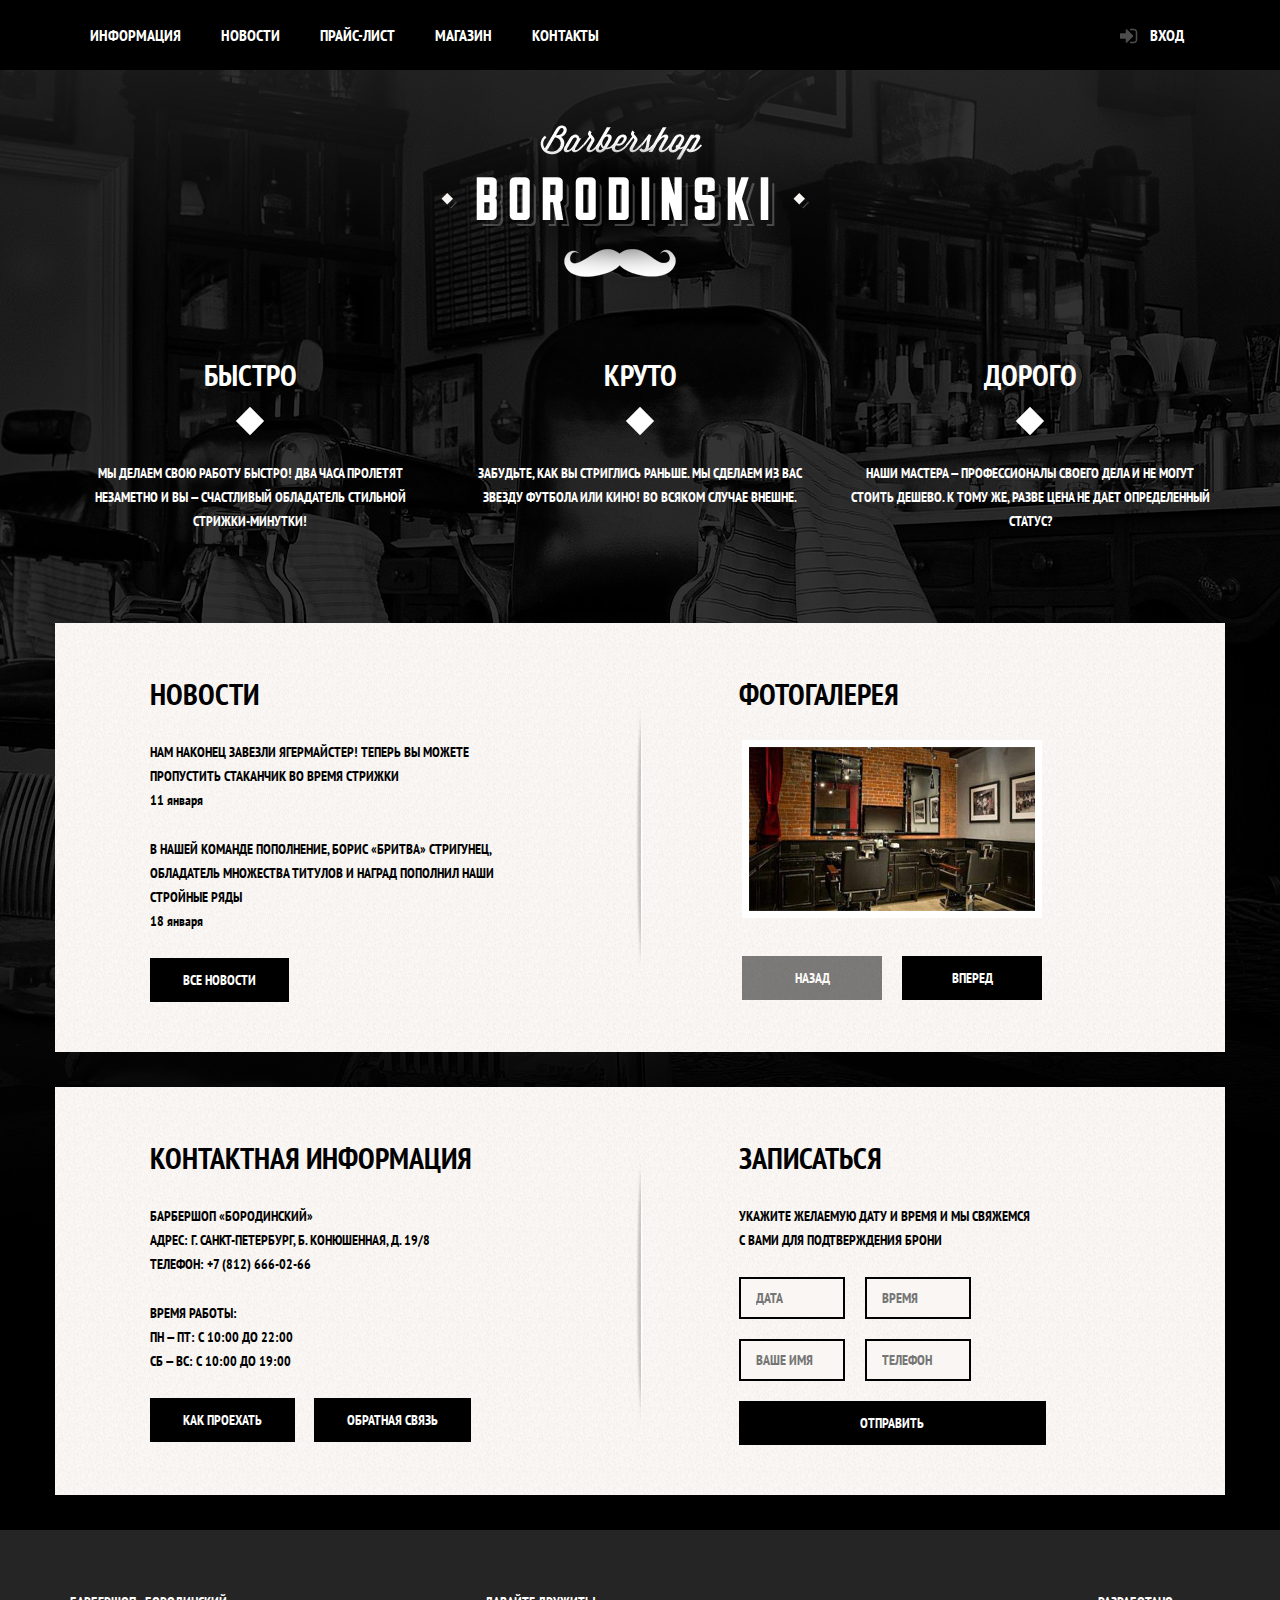
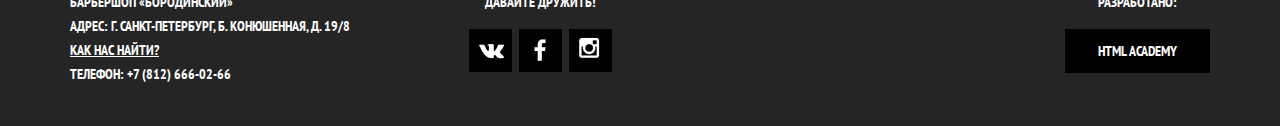
<file: index.html>
<!DOCTYPE html>
<html class="no-js" lang="ru">
<head>
	<meta charset="UTF-8">
    <title>Барбершоп «Бородинский»"</title>
    <meta name="viewport" content="width=device-width, initial-scale=1">
    <link rel="stylesheet" href="https://fonts.googleapis.com/css?family=PT+Sans+Narrow:400,700&amp;subset=latin,cyrillic">
    <link rel="stylesheet" href="css/bootstrap.css">
	<link rel="stylesheet" href="css/normalize.css">
	<link rel="stylesheet" href="css/style.css">
    <link rel="stylesheet" href="css/media.css">
</head>
<body>
<header class="header-top">
    <div class="container clearfix">
        <div class="row">
            <nav class="main-nav col-md-10 col-lg-10 col-sm-10 col-xs-10">
            <button class="index-nav-icon hidden-md hidden-lg">
			  <span></span>
                </button>
                <ul class="main-nav-items">
                    <li>
                        <a href="#">Информация</a>
                    </li>
                    <li>
                        <a href="#">Новости</a>
                    </li>
                    <li>
                        <a href="price.html">Прайс-лист</a>
                    </li>
                    <li>
                        <a href="catalog.html">Магазин</a>
                    </li>
                    <li>
                        <a href="#">Контакты</a>
                    </li>
                </ul>
            </nav>
            <div class="user-block col-md-2 col-lg-2 col-sm-2 col-xs-2">
                <a href="#" class="login">Вход</a>
            </div>
        </div>
        </div>
</header>
	<main>
        <div class="container clearfix">
			<div class="index-logo row col-md-12 col-lg-12  col-sm-12">
			<img src="img/BORODINSKI%20Logo.png" width="368" height="204" alt="Барбершоп «Бородинский»">
			</div>
			<section class="features row">
				<div class="features-item col-md-4 col-sm-4 col-xs-12">
					 <b class="features-name">Быстро</b>
          <p>Мы делаем свою работу быстро! Два часа пролетят незаметно и вы — счастливый обладатель стильной стрижки-минутки!</p>
				</div>
				<div class="features-item col-md-4 col-sm-4 col-xs-12">
					<b class="features-name">Круто</b>
					 <p>Забудьте, как вы стриглись раньше. Мы сделаем из вас звезду футбола или кино! Во всяком случае внешне.</p>
				</div>
				
				<div class="features-item col-md-4 col-sm-4 col-xs-12 ">
					<b class="features-name">Дорого</b>
          <p>Наши мастера — профессионалы своего дела и не могут стоить дешево. К тому же, разве цена не дает определенный статус?</p>
				</div>
			</section>	
		<div class="index-content clearfix row">
			<div class="index-content-left col-md-5 col-sm-5 col-xs-12">
               <h2 class="index-content-title">Новости</h2>
               <ul class="news-preview">
               	<li>
               	  <p>Нам наконец завезли Ягермайстер! Теперь вы можете пропустить стаканчик во время стрижки</p>
                  <time datetime="2016-01-11">11 января</time>
                </li>
               	<li>
               		<p>В нашей команде пополнение, Борис «Бритва» Стригунец, обладатель множества титулов и наград пополнил наши стройные ряды</p>
                  <time datetime="2016-01-18">18 января</time>
                </li>
               </ul>
               <a class="btn" href="#">Все новости</a>
        </div>
          <div class="index-content-right col-md-4 col-md-offset-2 col-sm-4 col-sm-offset-2 col-xs-12">
             <h2 class="index-content-title">Фотогалерея</h2>
           <div class="gallery">
          	<figure class="gallery-content">
              <a href=""><img src="img/Layer%2021.jpg" width="286" height="164" alt=""></a>
              <a href=""><img src="img/Layer%2021.jpg" width="286" height="164" alt=""></a>
              <a href=""><img src="img/Layer%2021.jpg" width="286" height="164" alt=""></a>
              <a href=""><img src="img/Layer%2021.jpg" width="286" height="164" alt=""></a>
            </figure>
          </div>
         </div>
        </div>
        <div class="index-content clearfix row">
        <div class="index-content-left col-md-5 col-sm-5 col-xs-12">
          <h2 class="index-content-title">Контактная информация</h2>
          <p>
            Барбершоп «Бородинский»<br>
            Адрес: г. Санкт-Петербург, Б. Конюшенная, д. 19/8<br>
            Телефон: +7 (812) 666-02-66
          </p>
          <p>
            Время работы:<br>
            пн — пт: с 10:00 до 22:00<br>
            сб — вс: с 10:00 до 19:00
          </p>
          <a class="btn btn-contacts js-open-map" href="#">Как проехать</a>
          <a class="btn" href="#">Обратная связь</a>
        </div>
        <div class="index-content-right col-md-4 col-md-offset-2 col-sm-4 col-sm-offset-2 col-xs-12">
          <h2 class="index-content-title">Записаться</h2>
                <p class="notice">Укажите желаемую дату и время и мы свяжемся с вами для подтверждения брони</p>
                <form class="appointment-form" action="https://echo.htmlacademy.ru" method="post">
            <input type="text" name="date" value="" placeholder="Дата" required>
            <input type="text" name="time" value="" placeholder="Время" required>
            <input type="text" name="name" value="" placeholder="Ваше имя" required>
            <input type="tel" name="phone" value="" placeholder="Телефон" required>
            <button class="btn" type="submit">Отправить</button>
          </form>
        </div>
      </div>
     </div>
	</main>
	<footer class="main-footer">
        <div class="container clearfix">
			<section class="footer-contacts">
              Барбершоп «Бородинский»<br>
              Адрес: г. Санкт-Петербург, Б. Конюшенная, д. 19/8<br>
              <a href="#">Как нас найти?</a><br>
              Телефон: +7 (812) 666-02-66
            </section>
            <section class="footer-social">
                <p>Давайте дружить!</p>
                <a class="social-btn social-btn-vk" href="#">Вконтакте</a>
                <a class="social-btn social-btn-fb" href="#">Фейсбук</a>
                <a class="social-btn social-btn-inst" href="#">Инстаграм</a>
            </section>
            <section class="footer-copyright">
              <p>Разработано:</p>
               <a class="btn" href="https://htmlacademy.ru">HTML Academy</a>
            </section>
      </div>
	</footer>
	<div class="modal-content hidden-xs">
	    <button class="modal-content-close">Закрыть</button>
	    <h2 class="modal-content-title">Личный кабинет</h2>
      <p>Введите свой логин и пароль.</p>
      <form class="login-form" action="https://echo.htmlacademy.ru" method="post">
        <input class="icon-user" type="text" name="login" placeholder="Логин">
        <input class="icon-password" type="password"  name="password" placeholder="Пароль">
         <label class="login-checkbox">
          <input type="checkbox" name="remember">
          <span class="checkbox-indicator"></span>
          Запомните меня
        </label>
        <a class="restore" href="#">Я забыл пароль!</a>
        <button class="btn" type="submit">Войти</button>
        </form>
	</div>
	<div class="modal-content-map hidden-xs">
      <button class="modal-content-close" type="button" title="Закрыть">Закрыть</button>
      <iframe src="https://www.google.com/maps/embed?pb=!1m18!1m12!1m3!1d1998.6037999040354!2d30.322010416394033!3d59.938716271971415!2m3!1f0!2f0!3f0!3m2!1i1024!2i768!4f13.1!3m3!1m2!1s0x4696310fca5ba729%3A0xea9c53d4493c879f!2sBolshaya+Konyushennaya+ul.%2C+19%2C+Sankt-Peterburg%2C+Russia%2C+191186!5e0!3m2!1sen!2s!4v1441888483426" width="766" height="561" frameborder="0" style="border:0" allowfullscreen></iframe>
    </div>
    <div class="modal-overlay hidden-xs">
        
    </div>
	<script>
        var html = document.documentElement;
      html.className = html.className.replace("no-js","js");
    </script>
    <script>
      var gallery = document.querySelector(".gallery");
        
      gallery.classList.add("gallery-live");
        
        var buttons = 
        '<button class="btn gallery-prev" type="button">Назад</button>' +
        '<button class="btn gallery-next" type="button">Вперед</button>';
        
      gallery.innerHTML = gallery.innerHTML + buttons;
        
        var prev = document.querySelector(".gallery-prev");
      prev.setAttribute('disabled', 'disabled');
    </script>
        <script>
      var link = document.querySelector(".login");

      var popup = document.querySelector(".modal-content");
      var close = popup.querySelector(".modal-content-close");

      var form = popup.querySelector("form");
      var login = popup.querySelector("[name=login]");
      var password = popup.querySelector("[name=password]");

      var storage = localStorage.getItem("login");
      var overlay = document.querySelector(".modal-overlay");

      link.addEventListener("click", function(event) {
        event.preventDefault();
        popup.classList.add("modal-content-show");
        overlay.classList.add("modal-overlay-show");

        if (storage) {
          login.value = storage;
          password.focus();
        } else {
          login.focus();
        }

      });

      close.addEventListener("click", function(event) {
        event.preventDefault();
        popup.classList.remove("modal-content-show");
        overlay.classList.remove("modal-overlay-show");
      });

      form.addEventListener("submit", function(event) {
        if (!login.value || !password.value) {
          event.preventDefault();
          console.log("Нужно ввести логин и пароль"); 
        } else {
          localStorage.setItem("login", login.value);
        }
      });

      window.addEventListener("keydown", function(event) {
        if (event.keyCode === 27) {
          if (popup.classList.contains("modal-content-show")) {
            popup.classList.remove("modal-content-show");
          }
        }
      });
            
    var mapOpen = document.querySelector(".js-open-map");
    var mapPopup = document.querySelector(".modal-content-map");
    var mapClose = mapPopup.querySelector(".modal-content-close");
            
            mapOpen.addEventListener("click", function(event){
                event.preventDefault();
                mapPopup.classList.add("modal-content-show");
                overlay.classList.add("modal-overlay-show");
            });
            mapClose.addEventListener("click", function(event){
                event.preventDefault();
                mapPopup.classList.remove("modal-content-show");
                overlay.classList.remove("modal-overlay-show");
            });
            window.addEventListener("keydown", function(event){
                if (event.keyCode === 27) {
                    if (mapPopup.classList.contains("modal-content-show")){
                        mapPopup.classList.remove("modal-content-show");
                    }
                }
            });
    </script>
    <script src="js/jquery-3.2.0.js"></script>
    <script src="js/common.js"></script>
    
</body>
</html>
</file>
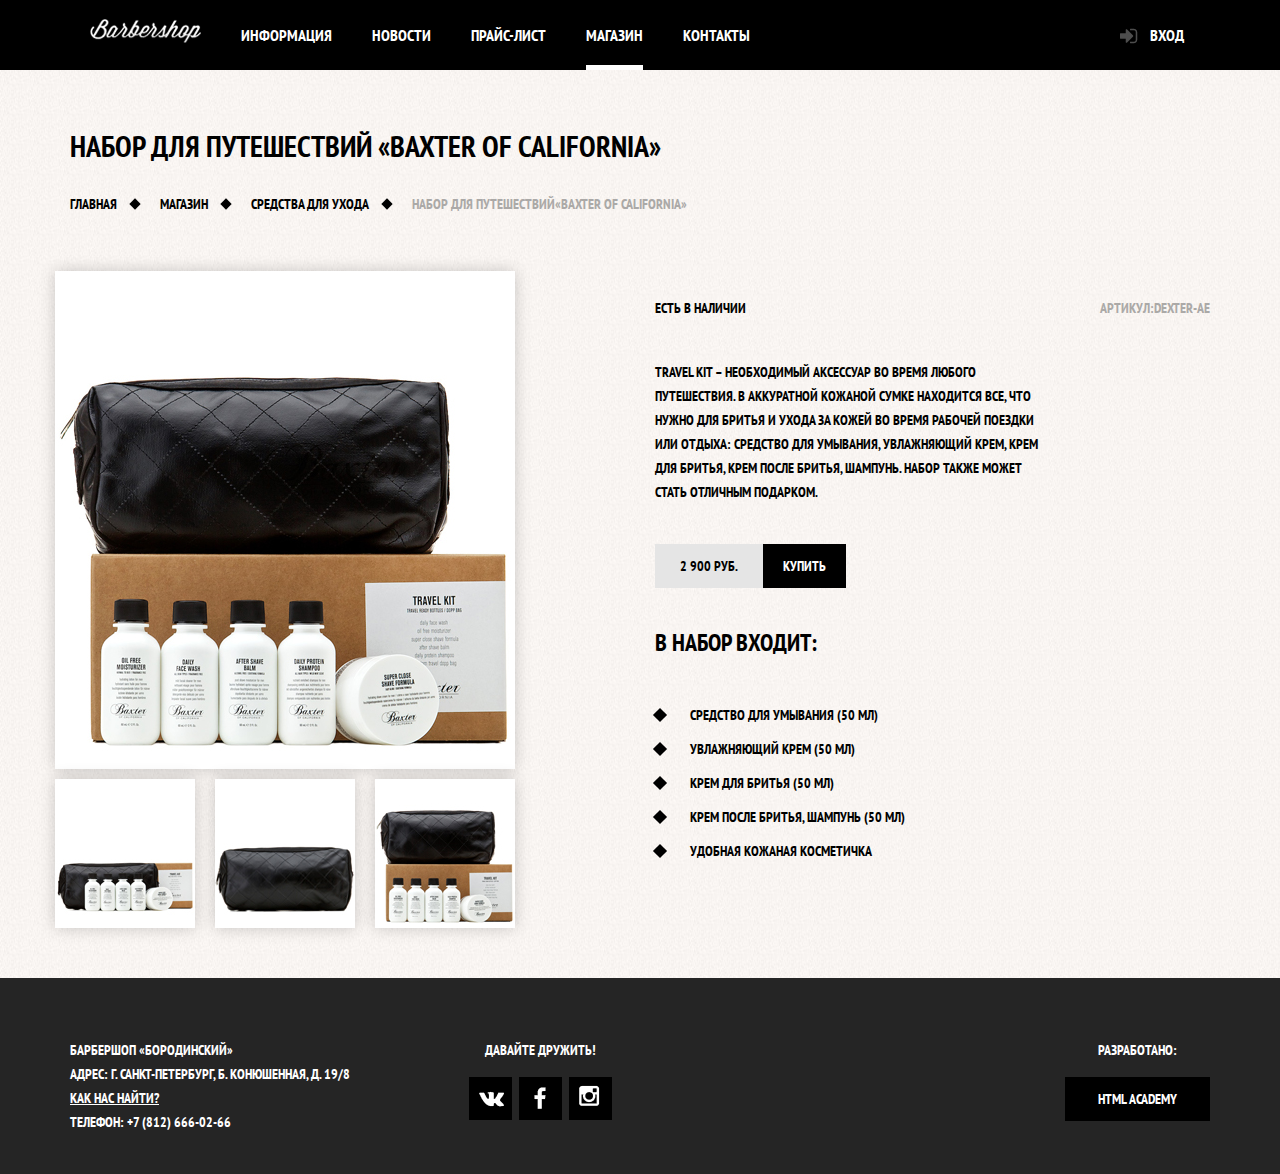
<file: catalog-item.html>
<!DOCTYPE html>
<html lang="ru">
<head>
	<meta charset="UTF-8">
    <title>Барбершоп «Бородинский»"</title>
    <meta name="viewport" content="width=device-width, initial-scale=1">
    <link rel="stylesheet" href="https://fonts.googleapis.com/css?family=PT+Sans+Narrow:400,700&amp;subset=latin,cyrillic">
    <link rel="stylesheet" href="css/bootstrap.css">
	<link rel="stylesheet" href="css/normalize.css">
	<link rel="stylesheet" href="css/style.css">
    <link rel="stylesheet" href="css/media.css">
</head>
<body class="inner-page">
<header class="header-top">
    <div class="container clearfix">
        <div class="row">
            <nav class="main-nav col-md-10 col-lg-10 col-sm-10 col-xs-10">
                <button class="main-nav-icon hidden-md hidden-lg">
			  <span></span>
                </button>
                <ul class="main-nav-items">
                    <li>
                        <a class="logo-inner" href="index.html">
                            <img src="img/Logo.png" width="111" height="24" alt="Барбершоп «Бородинский»">
                        </a>
                    </li>
                    <li>
                        <a href="#">Информация</a>
                    </li>
                    <li>
                        <a href="#">Новости</a>
                    </li>
                    <li>
                        <a href="price.html">Прайс-лист</a>
                    </li>
                    <li class="active">
                        <a href="catalog.html">Магазин</a>
                    </li>
                    <li>
                        <a href="#">Контакты</a>
                    </li>
                </ul>
            </nav>
            <div class="user-block col-md-2 col-lg-2 col-sm-2 col-xs-2">
                <a href="#" class="login">Вход</a>
            </div>
        </div>
    </div>
</header>
	<main class="main-catalog-page">
	  <div class="container clearfix">
	  <div class="row">
	   <div class="inner-title col-md-12 col-lg-12 col-sm-12 col-xs-12">
		<h1>Набор для путешествий «Baxter of California»</h1>
    		<ul class="breadcrumbs">
    			<li><a href="index.html">Главная</a></li>
    			<li><a href="#">Магазин</a></li>
    			<li><a href="#">Средства для ухода</a></li>
    			<li class="current"><a>Набор для путешествий«BAXTER OF CALIFORNIA»</a></li>
    		</ul>
      </div>
      </div>
       <div class="row">
        <div class="item-img-container col-md-5 col-lg-5 col-sm-12 col-xs-12">
        <div class="item-img">
        <img src="img/Layer%2047%20copy.jpg" alt="" width="460" height="498">
        <img src="img/Layer%2045.jpg" alt="" width="140" height="149">
        <img src="img/Layer%2046.jpg" alt="" width="140" height="149">
        <img src="img/Layer%2047.jpg" alt="" width="140" height="149">
        </div>
        </div>
        <div class="item-info col-md-6 col-md-offset-1 col-lg-6 col-lg-offset-1 col-sm-12 col-xs-12">
            <div class="item-stat clearfix">
        	<b class="item-status">Есть в наличии</b>
        	<b class="item-code">Артикул:Dexter-ae</b>
        	</div>
        	<p class="item-review">Travel Kit – необходимый аксессуар во время любого путешествия. В аккуратной кожаной сумке находится все, что нужно для бритья и ухода за кожей во время рабочей поездки или отдыха: средство для умывания, увлажняющий крем, крем для бритья, крем после бритья, шампунь. Набор также может стать отличным подарком.</p>
        	<div class="item-price">
        			    <span>2 900 руб.</span>
        				<a href="#" class="btn">Купить</a>
        	</div>
            <h2 class="catalog-title">В набор входит:</h2>
            <ul class="item-in-box">
            	<li>Средство для умывания (50 мл)</li>
            	<li>Увлажняющий крем (50 мл)</li>
            	<li>Крем для бритья (50 мл)</li>
            	<li>Крем после бритья, шампунь (50 мл)</li>
            	<li>Удобная кожаная косметичка</li>
            </ul>
        </div>
        </div>
        </div>
	</main>
	 <footer class="main-footer">
		<div class="container clearfix">
			<section class="footer-contacts">
              Барбершоп «Бородинский»<br>
              Адрес: г. Санкт-Петербург, Б. Конюшенная, д. 19/8<br>
              <a href="#">Как нас найти?</a><br>
              Телефон: +7 (812) 666-02-66
            </section>
            <section class="footer-social">
                <p>Давайте дружить!</p>
                <a class="social-btn social-btn-vk" href="#">Вконтакте</a>
                <a class="social-btn social-btn-fb" href="#">Фейсбук</a>
                <a class="social-btn social-btn-inst" href="#">Инстаграм</a>
            </section>
            <section class="footer-copyright">
              <p>Разработано:</p>
               <a class="btn" href="https://htmlacademy.ru">HTML Academy</a>
            </section>
		</div>
	</footer>
  <div class="modal-content hidden-xs">
	    <button class="modal-content-close">Закрыть</button>
	    <h2 class="modal-content-title">Личный кабинет</h2>
      <p>Введите свой логин и пароль.</p>
      <form class="login-form" action="https://echo.htmlacademy.ru" method="post">
        <input class="icon-user" type="text" name="login" placeholder="Логин">
        <input class="icon-password" type="password"  name="password" placeholder="Пароль">
         <label class="login-checkbox">
          <input type="checkbox" name="remember">
          <span class="checkbox-indicator"></span>
          Запомните меня
        </label>
        <a class="restore" href="#">Я забыл пароль!</a>
        <button class="btn" type="submit">Войти</button>
        </form>
	</div>
           <div class="modal-overlay hidden-xs">
        
    </div>
        <script>
      var link = document.querySelector(".login");

      var popup = document.querySelector(".modal-content");
      var close = popup.querySelector(".modal-content-close");

      var form = popup.querySelector("form");
      var login = popup.querySelector("[name=login]");
      var password = popup.querySelector("[name=password]");

      var storage = localStorage.getItem("login");
      var overlay = document.querySelector(".modal-overlay");

      link.addEventListener("click", function(event) {
        event.preventDefault();
        popup.classList.add("modal-content-show");
        overlay.classList.add("modal-overlay-show");

        if (storage) {
          login.value = storage;
          password.focus();
        } else {
          login.focus();
        }

      });

      close.addEventListener("click", function(event) {
        event.preventDefault();
        popup.classList.remove("modal-content-show");
        overlay.classList.remove("modal-overlay-show");
      });

      form.addEventListener("submit", function(event) {
        if (!login.value || !password.value) {
          event.preventDefault();
          console.log("Нужно ввести логин и пароль"); 
        } else {
          localStorage.setItem("login", login.value);
        }
      });

      window.addEventListener("keydown", function(event) {
        if (event.keyCode === 27) {
          if (popup.classList.contains("modal-content-show")) {
            popup.classList.remove("modal-content-show");
          }
        }
      });
    </script>
    <script src="js/jquery-3.2.0.js"></script>
    <script src="js/common.js"></script>
</body>
</html>
</file>
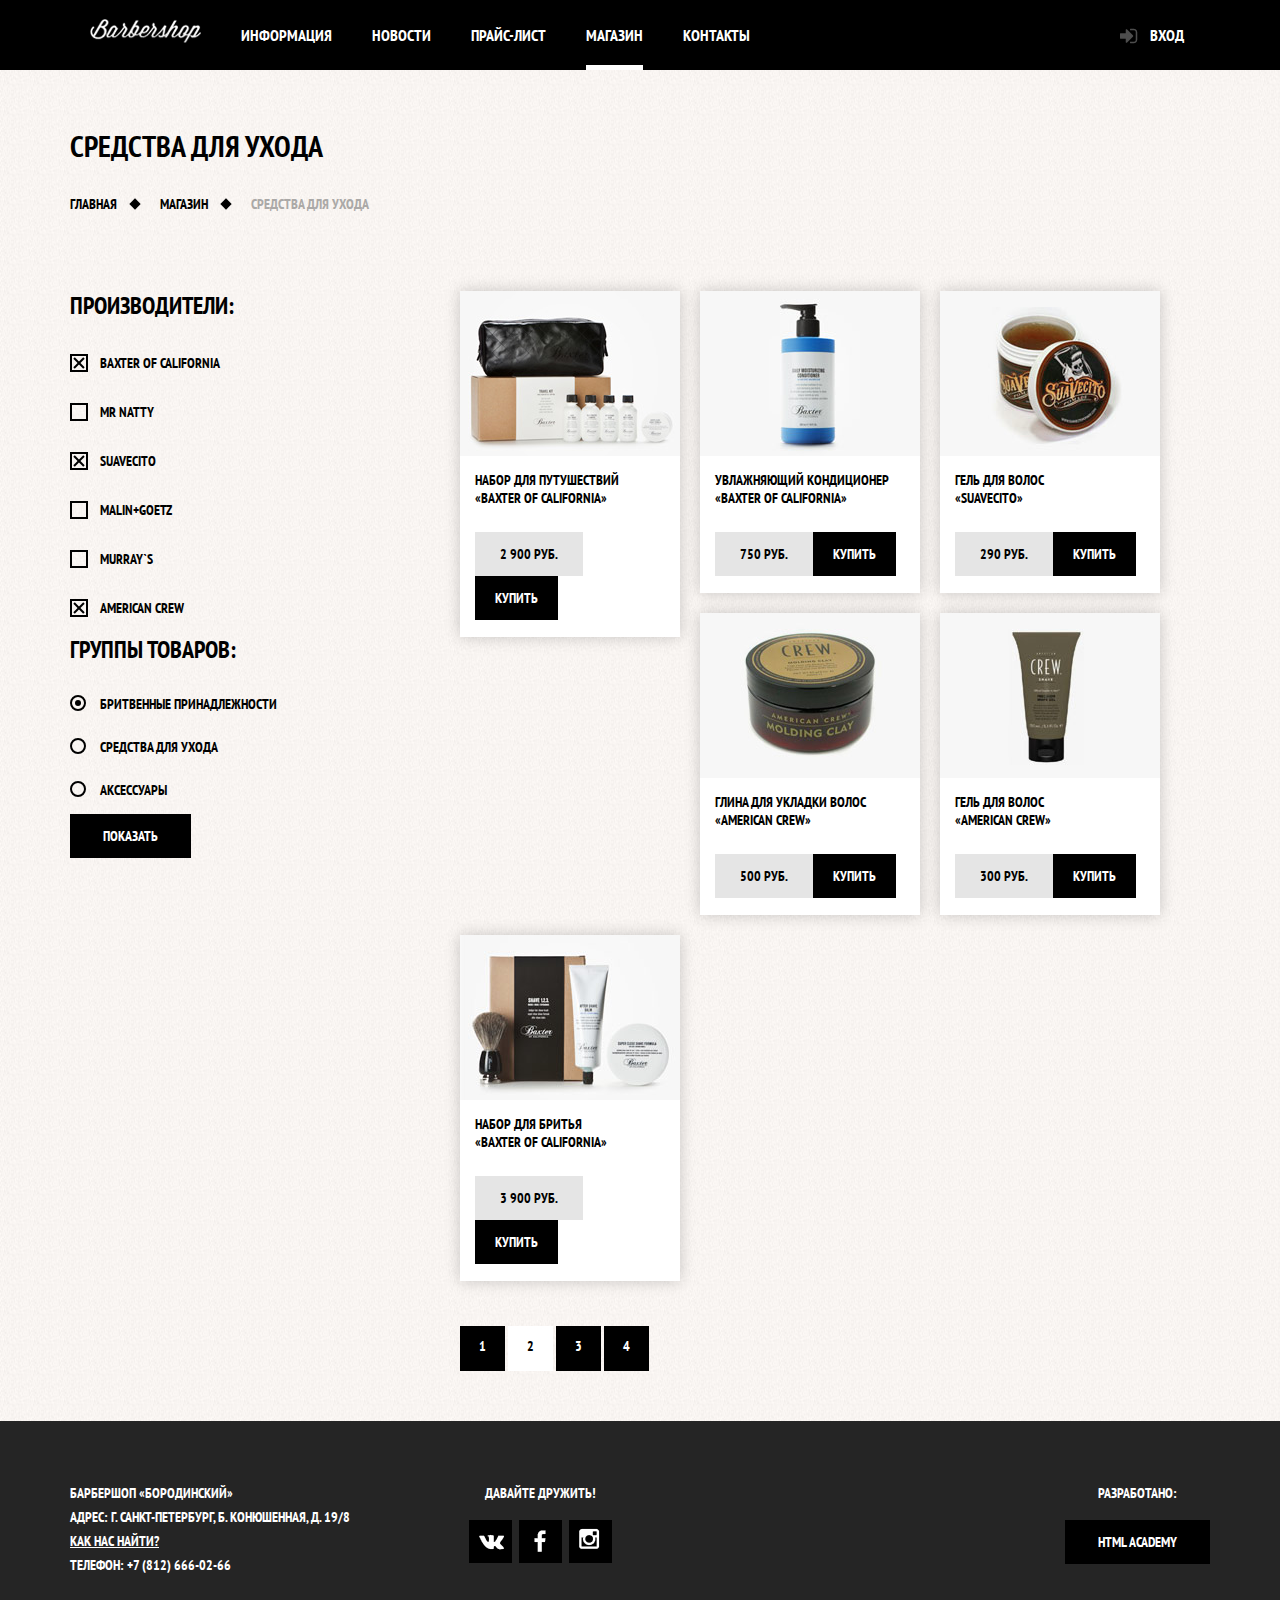
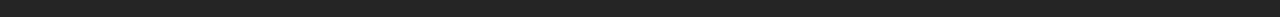
<file: catalog.html>
<!DOCTYPE html>
<html lang="ru">
<head>
	<meta charset="UTF-8">
    <title>Барбершоп «Бородинский»"</title>
    <meta name="viewport" content="width=device-width, initial-scale=1">
    <link rel="stylesheet" href="https://fonts.googleapis.com/css?family=PT+Sans+Narrow:400,700&amp;subset=latin,cyrillic">
    <link rel="stylesheet" href="css/bootstrap.css">
	<link rel="stylesheet" href="css/normalize.css">
	<link rel="stylesheet" href="css/style.css">
    <link rel="stylesheet" href="css/media.css">
</head>
<body class="inner-page">
<header class="header-top">
    <div class="container clearfix">
        <div class="row">
            <nav class="main-nav col-md-10 col-lg-10 col-sm-10 col-xs-10">
                <button class="main-nav-icon hidden-md hidden-lg">
			  <span></span>
                </button>
                <ul class="main-nav-items">
                    <li>
                        <a class="logo-inner" href="index.html">
                            <img src="img/Logo.png" width="111" height="24" alt="Барбершоп «Бородинский»">
                        </a>
                    </li>
                    <li>
                        <a href="#">Информация</a>
                    </li>
                    <li>
                        <a href="#">Новости</a>
                    </li>
                    <li>
                        <a href="price.html">Прайс-лист</a>
                    </li>
                    <li class="active">
                        <a>Магазин</a>
                    </li>
                    <li>
                        <a href="#">Контакты</a>
                    </li>
                </ul>
            </nav>
            <div class="user-block col-md-2 col-lg-2 col-sm-2 col-xs-2">
                <a href="#" class="login">Вход</a>
            </div>
        </div>
    </div>
</header>
    <main class="main-catalog-page">
         <div class="container catalog">
         <div class="row">
         <div class="inner-title col-md-12 col-lg-12 col-sm-12 col-xs-12">
    	  <h1>Средства для ухода</h1>
    		<ul class="breadcrumbs">
    			<li><a href="index.html">Главная</a></li>
    			<li><a href="#">Магазин</a></li>
    			<li class="current"><a>Средства для ухода</a></li>
    		</ul>
           </div>
           </div>
        <div class="catalog">
           <div class="row">
            <div class="catalog-left col-lg-4 col-md-4 col-sm-12 col-xs-12">
        	<form  class="catalog-form" action="#" method="get">
              <div class="col-lg-12 col-md-12 col-sm-6 col-xs-12">
               <h2 class="catalog-title">Производители:</h2>
                <ul class="sort-by-manufacturer">
        		<li>
                   <label class="type-checkbox" for="type-1">
                   <input type="checkbox" name="Baxter of california" id="type-1" checked>
                    <span class="checkbox-indicator"></span>
                    Baxter of california
                  </label>
                </li>
                <li>
        		   <label class="type-checkbox" for="type-2">
                   <input type="checkbox" name="Mr natty" id="type-2">
                   <span class="checkbox-indicator"></span>
                   Mr natty
                   </label>
                </li>
                <li>
        		    <label class="type-checkbox" for="type-3">
                    <input type="checkbox" name="Suavecito" id="type-3" checked>
                    <span class="checkbox-indicator"></span>
                    Suavecito
                   </label>
                </li>
                <li>
             	    <label class="type-checkbox" for="type-4">
             	    <input type="checkbox" name="Malin+goetz" id="type-4">
                    <span class="checkbox-indicator"></span>
                    Malin+goetz
                    </label>
                </li>
                <li>
        		    <label class="type-checkbox" for="type-5">
                    <input type="checkbox" name="Murray`s" id="type-5">
                    <span class="checkbox-indicator"></span>
                    Murray`s
                    </label>
                </li>
                <li>
        		    <label class="type-checkbox" for="type-6">
                    <input type="checkbox" name="American crew" id="type-6" checked>
                    <span class="checkbox-indicator"></span>
                    American crew
                    </label>
                </li>
                </ul>
                </div>
                <div class="col-lg-12 col-md-12 col-sm-6 col-xs-12">
        	<h2 class="catalog-title">Группы товаров:</h2>
        		<ul>
                <li>
        		    <input type="radio" name="group" value="group-1" id="group-1" checked>
        		    <label for="group-1">Бритвенные Принадлежности</label>
                 </li>
                 <li>
        		    <input type="radio" name="group" value="group-2" id="group-2">
        		    <label for="group-2">Средства для Ухода</label>
                </li>
                <li>
        		    <input type="radio" name="group" value="group-3" id="group-3">
        		    <label for="group-3">Аксессуары</label>
                </li>
                </ul>
                <input type="submit" class="btn" value="Показать">
                </div>
        	</form>
        </div> 
        	<div class="catalog-right clearfix col-md-8 col-sm-12 col-xs-12">
        	<div class="catalog-items-container clearfix">
        		<article class="catalog-item">
        		<a href="catalog-item.html" class="catalog-item-link">
        			<img src="img/Layer%2038.jpg" width="220" height="165">
        			<a href="#" class="inner-catalog-link"><span class="product-category">Набор для путушествий</span><span class="product-name">«BAXTER OF CALIFORNIA»</span></a>
        			<div class="item-price">
        			    <span>2 900 руб.</span>
        				<a href="#" class="btn">Купить</a>
        			</div>
                    </a>
        		</article>
        		<article class="catalog-item ">
        		<a href="" class="catalog-item-link">
        			<img src="img/Layer%2030.jpg" width="220" height="165">
        			<a href="" class="inner-catalog-link"><span class="product-category">Увлажняющий кондиционер</span><span class="product-name">«BAXTER OF CALIFORNIA»</span></a>
        			<div class="item-price">
        			    <span>750 руб.</span>
        				<a href="#" class="btn">Купить</a>
        			</div>
        			</a>
        		</article>
        		<article class="catalog-item">
        		    <a href="" class="catalog-item-link">
        			<img src="img/Layer%2039.jpg" width="220" height="165">
        			<a href="" class="inner-catalog-link"><span class="product-category">Гель для волос</span><span class="product-name">«Suavecito»</span></a>
        			<div class="item-price">
        			    <span>290 руб.</span>
        				<a href="#" class="btn">Купить</a>
        			</div>
        			</a>
        		</article>
        		<article class="catalog-item">
        		    <a href="" class="catalog-item-link">
        			<img src="img/Layer%2032.jpg" width="220" height="165">
        			<a href="" class="inner-catalog-link"><span class="product-category">Глина для укладки волос</span><span class="product-name">«American crew»</span></a>
        			<div class="item-price">
        			    <span>500 руб.</span>
        				<a href="#" class="btn">Купить</a>
        			</div>
        			</a>
        		</article>
        		<article class="catalog-item">
        		<a href="" class="catalog-item-link">
        			<img src="img/Layer%2033.jpg" width="220" height="165">
        			<a href="" class="inner-catalog-link"><span class="product-category">Гель для волос</span><span class="product-name">«American crew»</span></a>
        			<div class="item-price">
        			    <span>300 руб.</span>
        			    <a href="#" class="btn">Купить</a>
        			    </div>
        			    </a>
        		</article>
        		<article class="catalog-item">
        		<a href="" class="catalog-item-link">
        			<img src="img/Layer%2042.jpg" width="220" height="165">
        			<a href="" class="inner-catalog-link"><span class="product-category">Набор для бритья</span> <span class="product-name">«BAXTER OF CALIFORNIA»</span></a> 
        			<div class="item-price">
        			    <span>3 900 руб.</span> 
        				<a href="#" class="btn">Купить</a>
        			</div>
        			</a>
        		</article>
        		</div>
        			<ul class="paginator">
        				<li><a href="#">1</a></li>
        				<li><a href="#" class="active">2</a></li>
        				<li><a href="#">3</a></li>
        				<li><a href="#">4</a></li>
        			</ul>
        	 </div>
        </div>
        </div>
      </div>
    </main>
    <footer class="main-footer">
		<div class="container clearfix">
			<section class="footer-contacts">
              Барбершоп «Бородинский»<br>
              Адрес: г. Санкт-Петербург, Б. Конюшенная, д. 19/8<br>
              <a href="#">Как нас найти?</a><br>
              Телефон: +7 (812) 666-02-66
            </section>
            <section class="footer-social">
                <p>Давайте дружить!</p>
                <a class="social-btn social-btn-vk" href="#">Вконтакте</a>
                <a class="social-btn social-btn-fb" href="#">Фейсбук</a>
                <a class="social-btn social-btn-inst" href="#">Инстаграм</a>
            </section>
            <section class="footer-copyright">
              <p>Разработано:</p>
               <a class="btn" href="https://htmlacademy.ru">HTML Academy</a>
            </section>
		</div>
	</footer>
  <div class="modal-content hidden-xs">
	    <button class="modal-content-close">Закрыть</button>
	    <h2 class="modal-content-title">Личный кабинет</h2>
      <p>Введите свой логин и пароль.</p>
      <form class="login-form" action="https://echo.htmlacademy.ru" method="post">
        <input class="icon-user" type="text" name="login" placeholder="Логин">
        <input class="icon-password" type="password"  name="password" placeholder="Пароль">
         <label class="login-checkbox">
          <input type="checkbox" name="remember">
          <span class="checkbox-indicator"></span>
          Запомните меня
        </label>
        <a class="restore" href="#">Я забыл пароль!</a>
        <button class="btn" type="submit">Войти</button>
        </form>
	</div>
      <div class="modal-overlay hidden-xs">
        
    </div>
   <script>
      var gallery = document.querySelector(".gallery");
        
      gallery.classList.add("gallery-live");
        
        var buttons = 
        '<button class="btn gallery-prev" type="button">Назад</button>' +
        '<button class="btn gallery-next" type="button">Вперед</button>';
        
      gallery.innerHTML = gallery.innerHTML + buttons;
        
        var prev = document.querySelector(".gallery-prev");
      prev.setAttribute('disabled', 'disabled');
    </script>
        <script>
      var link = document.querySelector(".login");

      var popup = document.querySelector(".modal-content");
      var close = popup.querySelector(".modal-content-close");

      var form = popup.querySelector("form");
      var login = popup.querySelector("[name=login]");
      var password = popup.querySelector("[name=password]");

      var storage = localStorage.getItem("login");
      var overlay = document.querySelector(".modal-overlay");

      link.addEventListener("click", function(event) {
        event.preventDefault();
        popup.classList.add("modal-content-show");
        overlay.classList.add("modal-overlay-show");

        if (storage) {
          login.value = storage;
          password.focus();
        } else {
          login.focus();
        }

      });

      close.addEventListener("click", function(event) {
        event.preventDefault();
        popup.classList.remove("modal-content-show");
        overlay.classList.remove("modal-overlay-show");
      });

      form.addEventListener("submit", function(event) {
        if (!login.value || !password.value) {
          event.preventDefault();
          console.log("Нужно ввести логин и пароль"); 
        } else {
          localStorage.setItem("login", login.value);
        }
      });

      window.addEventListener("keydown", function(event) {
        if (event.keyCode === 27) {
          if (popup.classList.contains("modal-content-show")) {
            popup.classList.remove("modal-content-show");
          }
        }
      });
    </script>
    <script src="js/jquery-3.2.0.js"></script>
    <script src="js/common.js"></script>
</body>
</html>
</file>
<file: css/style.css>
body{
	font-family:"PT Sans Narrow",sans-serif; 
	font-weight:700;
	font-size:14px;
	line-height:24px;
	color:#ffffff;
    text-transform: uppercase;
    margin: 0;
    padding: 0;
    background: #000000 url("../img/tint.png") no-repeat center top;
    
}
.inner-page{
    background:#f8f5f2 url("../img/pattren-lay.jpg") repeat;
    color: #000000;
}
h1{
	font-family:"PT Sans Narrow",sans-serif; 
	font-weight:700;
	font-size: ;
	line-height:;
    margin: 0;
    padding: 0;
	

}	
h2{
	font-family:"PT Sans Narrow",sans-serif; 
	font-weight:700;
	font-size:30px;
	line-height:42px;
    margin: 0;
    padding: 0;
	
}
.clearfix::after {
  content: "";
  display: table;
  clear: both;
}
/*Header*/
.header-top{
  color: #ffffff;
  background-color: #000000;
  margin-bottom: 55px;
}
.main-nav {
  float: left;
  min-height: 70px;
}
.main-nav ul{
    margin: 0;
    padding: 0;
    list-style: none;
    font-size: 0;
    
}
.main-nav li{
    display: inline-block;
    vertical-align: top;
    font-size: 16px;
    line-height: 20px;
}
.main-nav a {
  display: block;
  padding: 25px 20px;
  text-decoration: none;
  color: #ffffff;
}

.main-nav a:hover {
  background: #242424;
}
.main-nav .logo-inner{
    float: left;
    padding-top: 19px;
}
.main-nav .logo-inner:hover{
    background: none;
}
.main-nav .logo-inner img{
  width: 111px;
  height: 24px;
}
.main-nav .active {
  position: relative;

  background-color: none;
}

.main-nav .active::after {
  content: "";
  position: absolute;
  right: 20px;
  bottom: 0;
  left: 20px;

  height: 5px;

  background-color: #ffffff;
}

.main-nav-icon {
    display: inline-block;
    vertical-align: middle;
    margin-top: 15px;
    width: 40px;
    height: 40px;
    border: none;
    background-color: transparent;
    outline: transparent;
    
}
.main-nav-icon span {
    display: block;
    width: 100%;
    height: 3px;
    background-color: #fff;
}

.main-nav-icon span::before,
.main-nav-icon span::after {
    content: "";
    display: block;
    width: 100%;
    height: 3px;
    background-color: #fff;
}

.main-nav-icon span::before {
    transform: translate(0, -10px);
}

.main-nav-icon span::after {
    transform: translate(0, 7px);
}
.user-block {
  float: right;
  max-width: 140px;
}

.login {
  position: relative;
  display: inline-block;
  padding: 25px 20px;
  padding-left: 50px;
  
  font-size: 16px;
  line-height: 20px;
  vertical-align: top;
  color: #ffffff;
  text-decoration: none;
}

.login:hover {
color: #fff;
    text-decoration: none;
  background-color: #242424;
}

.login::before {
  content: "";
  position: absolute;
  top: 28px;
  left: 20px;

  width: 18px;
  height: 18px;

  background: transparent url("../img/sprite/spritesheet.png") no-repeat;
  background-position: -10px -10px;
  opacity: 0.3;
}

.login:hover::before {
  opacity: 1;
}
/*MAIN*/
.index-logo {
  min-height: 204px;
 
  margin-bottom: 25px;
}
.index-logo img{
    display: block;
    margin-right: auto;
    margin-left: auto;
    width: 368px;
}
.features {
  margin-bottom: 80px;
}

.features-item {
    text-align: center;
    vertical-align: top;
}

.features-name {
    display: block;
    position: relative;
    margin-bottom: 30px;
    padding-bottom: 35px;
    font-size: 30px;
    line-height: 42px;
}
.features-name::after {
    content: "";
    position:absolute;
    bottom: 0;
    left:50%;
    width:20px;
    height: 20px;
    background-color: #ffffff;
    transform: rotate(45deg);
    margin-left: -10px;
}
.features-name p {
    margin: 10px;
    margin-bottom: 0;
}
.index-content {
  margin-bottom: 35px;
  padding: 50px 80px;
  color: #000000;

  background:  url("../img/sprite/VerticalLine.png") no-repeat center, 
  #f8f5f2 url("../img/pattren-lay.jpg");
}
.index-content-title {
  margin: 0;
  margin-bottom: 25px;
  
  font-size: 30px;
  line-height: 42px;
}

.index-content p {
  margin: 0;
  margin-bottom: 25px;

}
.news-preview {
    margin: 0;
    padding: 0;
    list-style: none;
}
.news-preview li {
  margin-bottom: 25px;
}
.news-preview p {
  margin-bottom: 0;
}
.news-preview time {
  text-transform: none;
}
.btn {
  display: inline-block;
  margin-right: 16px;
  padding: 10px 33px;

  font-weight: 700;
  font-size: 14px;
  line-height: 24px;
  font-family: "PT Sans Narrow", "Arial", sans-serif;
  vertical-align: top;
  text-align: center;
  color: #ffffff;
  text-transform: uppercase;
  text-decoration: none;
  
  background-color: #000000;
  border: none;
  cursor: pointer;
    border-radius: 0;
}
.btn:hover,
.btn:active {
  background-color: #663d15;
  color: #ffffff;
}
.btn.disabled,
.btn:disabled {
  cursor: default;
  opacity: 0.5;
}
.gallery {
    margin: 0 auto ;
}
.gallery-content {
    margin: 0;
}

.gallery-content img {
  width: 143px;
  height: 82px;
  margin-right: 5px;
  margin-bottom: 5px;
}
.gallery-live {
  position: relative;
  height: 260px;
  width: 300px;

}

.gallery-live .gallery-content {
  height: 178px;
  background-color: #cccccc;
  border: 7px solid #ffffff;
}
.gallery-live .gallery-content a {
  position: absolute;
  top: 7px;
  left: 7px;
}
.gallery-live .gallery-content img {
  width: 286px;
  height: 164px;
}
.no-js .gallery .btn {
  display: none;
}
.js .gallery .btn {
  display: block;
}
.gallery-live .btn {
  position: absolute;
  bottom: 0;

  width: 140px;
  margin: 0;
}

.gallery-live .gallery-prev {
  left: 0;
}

.gallery-live .gallery-next {
  right: 0;
}
.appointment-form input {
  float: left;
  width: 106px;
  margin-right: 20px;
  margin-bottom: 20px;
  padding: 7px 15px;

  font-size: 14px;
  line-height: 24px;
  font-family: "PT Sans Narrow", "Arial", sans-serif;
  color: #000000;
  text-transform: uppercase;
  
  background-color: #f9f6f3;
  border: 2px solid #000000;
}

.appointment-form input:focus {
  border: 2px solid #663d15;
   outline: transparent;
}

.appointment-form input:nth-child(2n) {
  margin-right: 0;
}

.appointment-form .btn {
  clear: both;
  width: 100%;
}
/*FOOTER*/
.main-footer {
  padding-top: 60px;
  padding-bottom: 40px;
  color: #ffffff;
  background: #252525;
}

.footer-contacts {
  float: left;
  width: 320px;
  margin-right: 60px;
}

.footer-contacts a {
  color: #ffffff;
    text-decoration: underline;
}

.footer-contacts a:hover {
  text-decoration: none;
}

.footer-social {
  float: left;
  width: 180px;

  text-align: center;
}

.footer-copyright {
  float: right;
  max-width: 180px;
}

.footer-social p {
  margin: 0;
  margin-bottom: 15px;
}

.social-btn {
  display: inline-block;
  width: 43px;
  height: 43px;
  margin: 0 2px;
  font-size: 0;
    
  vertical-align: top;
text-align: center;
  text-decoration: none;

  background: #000000 url("../img/sprite/spritesheet.png") no-repeat ;
  
  transition: 
    background-position 0.5s,
    background-color 0.5s;
}

.social-btn:hover {
  background-color: #ffffff;
}

.social-btn-vk {
 background-position: 0px -600px;
}

.social-btn-fb {
 background-position: 5px -520px;
}

.social-btn-inst {
  background-position: 0px -440px;
}

.social-btn-vk:hover {
  background-position: 0px -636px;
}

.social-btn-fb:hover {
  background-position: 5px -565px;
}

.social-btn-inst:hover {
  background-position: 0px -480px;
}

.footer-copyright p {
  margin: 0;
  margin-bottom: 15px;

  text-align: center;
}

.footer-copyright .btn {
  margin-right: 0;
}

.footer-copyright .btn:hover {
  color: #000000;
  background-color: #ffffff;
}
/*CATALOG*/

.catalog-top  {
  
}
.catalog {
 margin-top: 20px;
}
.catalog-tittle {
  margin: 0;
  padding: 0;
}
.catalog-left {
 padding-left: 0;
 margin-bottom: 20px;
}
.catalog-title {
    font-size: 24px;
    line-height: 30px;
    margin: 0;
    padding: 0;
}
.catalog-form {
    display: block;
}
.catalog-form .catalog-title {
    margin-bottom: 20px;
}
.catalog-form ul{
    margin: 0;
    padding: 0;
    list-style: none;  
}
.catalog-form ul li {
    margin: 0;
    padding: 10px 0px;
}
input[type="checkbox"],
input[type="radio"]{
    display: none;
}
input[type="radio"] + label{
    display: block;
    padding-left: 30px;
    position: relative;
    cursor: pointer;
    font-size: 14px;
    line-height: 18px;  
}
input[type="radio"] + label::before{
    content: "";
    position: absolute;
    top: 0;
    left: 0;
    width: 16px;
    height: 16px;
    border: 2px solid #000000;
    border-radius: 50%;
}
input[type="radio"]:checked + label::after{
    content: "";
    position: absolute;
    width: 6px;
    height: 6px;
    background-color: #000000;
    top: 5px;
    left: 5px;
    border-radius: 50%;
}
.type-checkbox {
  position: relative;

  padding-left: 30px;

  cursor: pointer;
}
.type-checkbox input[type="checkbox"] + .checkbox-indicator {
  position: absolute;
  top: 3px;
  left: 0;

  width: 18px;
  height: 18px;

  border: 2px solid #000000;
}

.type-checkbox input[type="checkbox"]:checked + .checkbox-indicator::before,
.type-checkbox input[type="checkbox"]:checked + .checkbox-indicator::after {
  content: "";
  position: absolute;
  top: 6px;
  left:0px;

  width: 14px;
  height: 2px;

  background-color: #000000;
}

.type-checkbox input[type="checkbox"]:checked + .checkbox-indicator::before {
  transform: rotate(45deg);
}

.type-checkbox input[type="checkbox"]:checked + .checkbox-indicator::after {
  transform: rotate(-45deg);
}
.catalog-items-container{
    margin-bottom: 25px;
}
.catalog-item{
float: left;
width: 220px;
box-sizing: border-box;
margin-right: 20px;
background-color: #fff;
padding-bottom: 17px;
margin-bottom: 20px;
    box-shadow: 0 0 15px 0px rgba(0,0,0,0.2);
}
.catalog-item:nth-child(3n){
	margin-right: 0px;
}
.catalog-item-link{
    display: block;
    font-size: 14px;
    line-height: 16px;
}
.inner-catalog-link{
    display: block;
    margin-bottom: 10px;
    padding: 15px;
    font-size: 14px;
    line-height: 18px;
    color: #000000;
}
.inner-catalog-link:hover{
    color: #000;
}
.inner-catalog-link span {
    display: block;
}
.item-price{
    margin: 0 15px;
    font-size: 0;
}
.item-price span {
    display:inline-block;
    text-align: center;
    vertical-align: middle;
    font-size: 14px;
    line-height: 18px;
    font-weight: 700;
    margin: 0;
    padding:13px 25px;
    background-color: #e5e5e5;
}
.item-price .btn{
    display: inline-block;
    margin: 0;
    text-align: center;
    vertical-align: middle;
    padding: 10px 20px;
}

.paginator{
display: block;
    margin: 0;
    padding: 0;
    margin-bottom: 50px;
    
}
.paginator li{
    display:inline-block;
    text-align: center;
    vertical-align: middle;
    margin: 0;
}
.paginator a{
    display: block;
    width: 45px;
    height: 45px;
    padding: 25%;
    font-size: 14px;
    line-height: 18px;
    color: #fff;
    background-color: #000;
}
.paginator a:hover {
    background-color: #663d15;
    text-decoration: none;
}

.paginator .active {
    background-color: #fff;
    color: #000;
}
.paginator .active:hover{
    background-color: #fff;
}

/*CATALOG-ITEM*/


.item-img-container {
padding: 0;
margin-bottom: 50px;
}
.item-img{
    width: 460px;;
}
.item-img img {
margin-top: 10px;
margin-right: 17px;
margin-left: 0;
box-shadow: 0 0 15px 0px rgba(0,0,0,0.2);
}
.item-img img:last-child,
.item-img img:first-child{
    margin-right: 0;
}
.item-img img:first-child{
    margin-top: 0px;
}

.item-info {
    padding-top: 25px;
    margin-bottom: 40px;
}
.item-stat{
    
    margin-bottom: 40px;
}
.item-status {
    display: block;
    float: left;
}
.item-code {
    display: block;
    float: right;
    color: #aba9a7 
}
.item-review {
    display: block;
    padding: 0;
    margin: 0;
    padding-right: 30%;
    margin-bottom: 40px;
}
.item-info .item-price {
    margin: 0;
    margin-bottom: 40px;
}
.item-info .catalog-title {
    margin-bottom: 40px;
}
.item-in-box {
    display: block;
    padding: 0;
    margin: 0;
    list-style: none;
}
.item-in-box li {
    position: relative;
    padding: 5px 0 5px 35px;
}
.item-in-box li::before {
    content: "";
    position: absolute;
    top: 12px;
    left: 0;
    width: 10px;
    height: 10px;
    background-color: #000;
    transform: rotate(45deg);
    
}


/*PRICE*/


.breadcrumbs {
    display: block;
    list-style: none;
    margin: 0;
    padding: 0;
    margin-top: 25px;
}
.breadcrumbs li{
    display: inline-block;
    position: relative;
    padding-right: 40px;
}
.breadcrumbs li::after {
  content: "";
  position: absolute;
  top: 8px;
  right: 18px;

  width: 8px;
  height: 8px;
    
  background-color: #000000;
  transform: rotate(45deg);
}
.breadcrumbs a {
  color: #000000;
  text-decoration: none;
}

.breadcrumbs a:hover {
  text-decoration: underline;
}

 .current a{
  color: #aba9a7;    
}
.current a:hover {
  text-decoration: none;    
}

.current::after {
    display: none;
}

.inner-title {
  margin-bottom: 55px;
}

.inner-title h1 {
  margin: 0;
  margin-bottom: 20px;
  padding: 0;

  font-size: 30px;
  line-height: 42px;
}

.inner-content {
  margin-bottom: 75px;
}

.inner-content h2 {
  margin-top: 60px;
  margin-bottom: 30px;

  font-size: 24px;
  line-height: 30px;
}

.inner-content p {
  margin: 14px 0;
}

.inner-content table {
  border-collapse: collapse;
}

.inner-content td {
  padding: 10px 15px;

  border: 2px solid #000000;
}


.inner-main-heading {
  margin-top: 55px;
  margin-bottom: 65px;

  text-align: center;
}

.inner-main-heading h2 {
  position: relative;
  z-index: 2;
  
  display: inline-block;
  margin: 0;
  padding: 0 25px;

  font-size: 48px;
  line-height: 48px;
  text-align: center;
  
  background: #f8f5f2 url("../img/pattern-white.jpg") repeat;
}

.inner-main-heading::after {
  content: "";
  position: relative;
  top: -25px;
  z-index: 1;

  display: block;

  border-bottom: 2px solid #000000;
}

.custom-list-1 {
  margin: 14px 0;
  padding: 0;

  list-style: none;
}

.custom-list-1 li {
  position: relative;

  margin-bottom: 15px;
  padding-left: 20px;
}

.custom-list-1 li::before {
  content: "";
  position: absolute;
  top: 8px;
  left: 0;

  width: 8px;
  height: 8px;

  background-color: #000000;
  transform: rotate(45deg);
}

.prices-table {
  width: 100%;
}

.prices-table td {
  width: 50%;
}

.prices-table td:last-child {
  text-align: center;
}

.short-text {
  padding-right: 80px;
}
.inner-columns {
  margin: 60px 0;
}

.inner-column-left,
.inner-column-right {
  width: 460px;
}

.inner-column-left {
  float: left;
}

.inner-column-right {
  float: right;
}

.inner-column-left *:first-child,
.inner-column-right *:first-child {
  margin-top: 0;
}

.inner-column-left *:last-child,
.inner-column-right *:last-child {
  margin-bottom: 0;
}
/*MODAL*/

.modal-content{
  display:none;
  position: fixed;
  top: 50%;
  left: 50%;
    
  width: 300px;
  padding: 50px 80px;
  color: #000000;

  background: #f8f3f0 url("img/pattern-white.jpg");
  transform: translateX(-50%) translateY(-50%);
  box-shadow: 0 30px 50px rgba(0, 0, 0, 0.7);
  border:none;
  border-radius: 0;
  outline: 0;
  box-sizing: content-box;
}
.modal-content-map {
  display: none;
  position: fixed;
  top:50%;
  left: 50%;
  width: 766px;
  height: 561px;

  background: #e9e5dc url("../img/chart.jpg");
  transform: translateX(-50%) translateY(-50%);
  box-shadow: 0 30px 50px rgba(0, 0, 0, 0.7);
  border: 7px solid white;
  box-sizing: content-box;
    
}
.modal-content-show{
    display: block;
    animation: bounce 0.6s;
    z-index: 300;
}
.modal-content-close {  
  position: absolute;
    top: 0;
    right: -34px;
    
  width: 22px;
  height: 22px;
  padding: 0;
    margin: 0;

  font-size: 0;

  background-color: transparent;
  border: 0;
  cursor: pointer;
  outline: transparent;
}
.modal-content-close::before,
.modal-content-close::after {
  content: "";
  position: absolute;
  top: 10px;
  left:4px;

  width: 20px;
  height: 3px;
  background-color: #d0d0d0;
  border-radius: 1px;
}
.modal-content-close::before {
  transform: rotate(45deg);
}

.modal-content-close::after {
  transform: rotate(-45deg);
}
.modal-content-title {
    margin: 0;
    margin-bottom: 20px;
    
    font-size: 30px;
    line-height: 42px;
}
.modal-content p {
  margin: 0;
  margin-bottom: 14px;
}
.modal-content .login-form {
  margin-top: 30px;
  margin-bottom: 10px;
}

.login-form input[type="text"],
.login-form input[type="password"] {
  width: 100%;
  margin: 0;
  margin-bottom: 10px;
  padding: 10px 15px;
  padding-right: 40px;
    
  font-size: 14px;
  line-height: 24px;
  font-family: "PT Sans Narrow", "Arial", sans-serif;
  color: #000000;
  text-transform: uppercase;
    
  background-color: #f9f6f3;
  border: 2px solid #000000;
}
.login-form input:focus {
  border-color: #663d15;
}
.login-form input.icon-user {
  background-image: url("../img/sprite/spritesheet.png");
  background-repeat: no-repeat;
  background-position: 100% -70px;
}

.login-form input.icon-password {
  background-image: url("../img/sprite/spritesheet.png");
  background-repeat: no-repeat;
  background-position: 100% -35px;
}
.login-form .restore {
 float: right;

  color: #000000;
}
.login-form .btn {
  width: 100%;
  margin-top: 15px;
}
.login-checkbox {
  position: relative;

  padding-left: 30px;

  cursor: pointer;
}
.login-checkbox input[type="checkbox"] + .checkbox-indicator {
  position: absolute;
  top: 3px;
  left: 0;

  width: 18px;
  height: 18px;

  border: 2px solid #000000;
}

.login-checkbox input[type="checkbox"]:checked + .checkbox-indicator::before,
.login-checkbox input[type="checkbox"]:checked + .checkbox-indicator::after {
  content: "";
  position: absolute;
  top: 6px;
  left:0px;

  width: 14px;
  height: 2px;

  background-color: #000000;
}

.login-checkbox input[type="checkbox"]:checked + .checkbox-indicator::before {
  transform: rotate(45deg);
}

.login-checkbox input[type="checkbox"]:checked + .checkbox-indicator::after {
  transform: rotate(-45deg);
}

.modal-overlay {
  display: none;
  position: fixed;
  top: 0;
  left: 0;
  z-index: 250;

  width: 100%;
  height: 100%;

  background: rgba(0, 0, 0, 0.5);
}
.modal-overlay-show {
    display: block;
}

@keyframes bounce {
  0%   {
    -webkit-transform: translateY(-200%) translateX(-50%);
            transform: translateY(-200%) translateX(-50%);
  }
  80%  {
    -webkit-transform: translateY(-10%) translateX(-50%);
            transform: translateY(-10%) translateX(-50%);
  }
  90%  {
    -webkit-transform: translateY(-30%) translateX(-50%);
            transform: translateY(-30%) translateX(-50%);
  }
  100% {
    -webkit-transform: translateY(-50%) translateX(-50%);
            transform: translateY(-50%) translateX(-50%);
  }
}
</file>
<file: css/media.css>
/*==========  Desktop First Method  ==========*/


/* Large Devices, Wide Screens */

@media only screen and (max-width: 1200px) {
    .btn-contacts {
        margin-bottom: 20px;
    }
    .catalog-item:nth-child(3n){
	margin-right: 20px;
    }
}


/* Medium Devices, Desktops */

@media only screen and (max-width: 992px) {
    .main-nav .logo-inner {
            display: none;
        }
        
        .main-nav .logo-inner img {
            display: none;
        }
    .main-nav ul {
        display: none;
        position: absolute;
        width: 120%;
        top: 70px;
        z-index: 10;
        background-color: #000;
    }
    .main-nav li {
        display: block;
    }
    .main-nav .active::after {
     right: 0;
        left: 0;
     bottom: 0;
     }
    .login {
        font-size: 0;
        text-align: center;
    }
    .login::before {
        opacity: 1;
}
    .appointment-form input {
        width: 100%;
        margin: 0;
        margin-bottom: 20px;
    }
    .btn-contacts {
        margin-bottom: 20px;
    }
    .catalog-item:nth-child(3n){
	margin-right: 20px;
    }
}
    /* Small Devices, Tablets */
    @media only screen and (max-width: 768px) {
        .main-nav .logo-inner {
            display: none;
        }
        
        .main-nav .logo-inner img {
            display: none;
        }
        .index-content {
            background: #f8f5f2 url("../img/pattren-lay.jpg");
        }
        .index-content-left {
            margin-bottom: 40px;
        }
        .index-content-left,
        .index-content-right {
            text-align: center;
        }
        .appointment-form input {
            width: 100%;
            margin: 0;
            margin-bottom: 20px;
        }
        .appointment-form input:nth-child(2n) {
            margin-right: 20px;
        }
        .btn-contacts {
            margin-bottom: 20px;
        }
            .catalog-item:nth-child(3n){
	margin-right: 20px;
    }
    }
    /* Extra Small Devices, Phones */
    @media only screen and (max-width: 480px) {
        .main-nav .logo-inner {
            display: none;
        }
        
        .main-nav .logo-inner img {
            display: none;
        }
        .features-item p {
            font-size: 0;
        }
        .features-item {
            padding-left: 0px;
            padding-right: 0px;
        }
        .appointment-form input {
            width: 100%;
            margin: 0;
            margin-bottom: 20px;
        }
        .appointment-form input:nth-child(2n) {
            margin-right: 20px;
        }
        .btn-contacts {
            margin-bottom: 20px;
        }
        .notice {
            font-size: 0;
        }
    }
    /* Custom, iPhone Retina */
    @media only screen and (max-width: 320px) {}
    /*==========  Mobile First Method  ==========*/
    /* Custom, iPhone Retina */
    @media only screen and (min-width: 320px) {}
    /* Extra Small Devices, Phones */
    @media only screen and (min-width: 480px) {}
    /* Small Devices, Tablets */
    @media only screen and (min-width: 768px) {}
    /* Medium Devices, Desktops */
    @media only screen and (min-width: 992px) {}
    /* Large Devices, Wide Screens */
    @media only screen and (min-width: 1200px) {}
</file>
